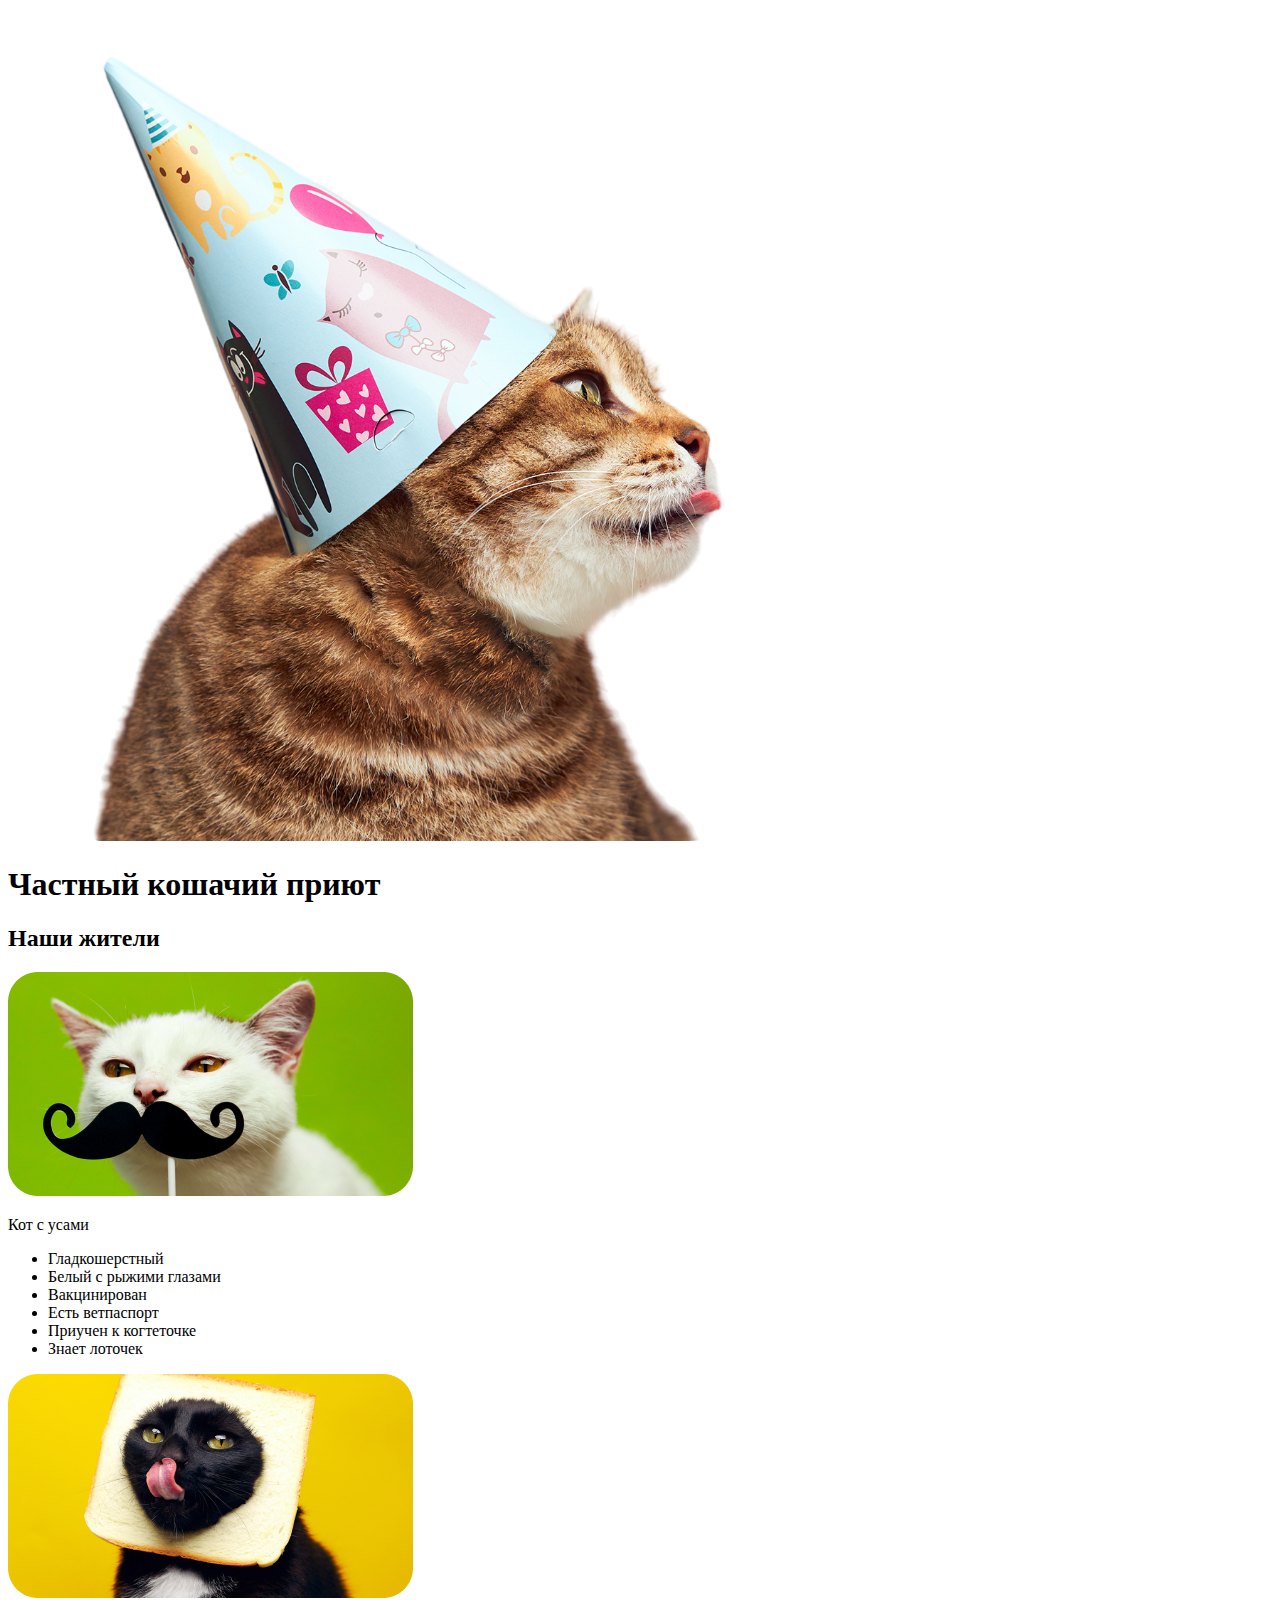
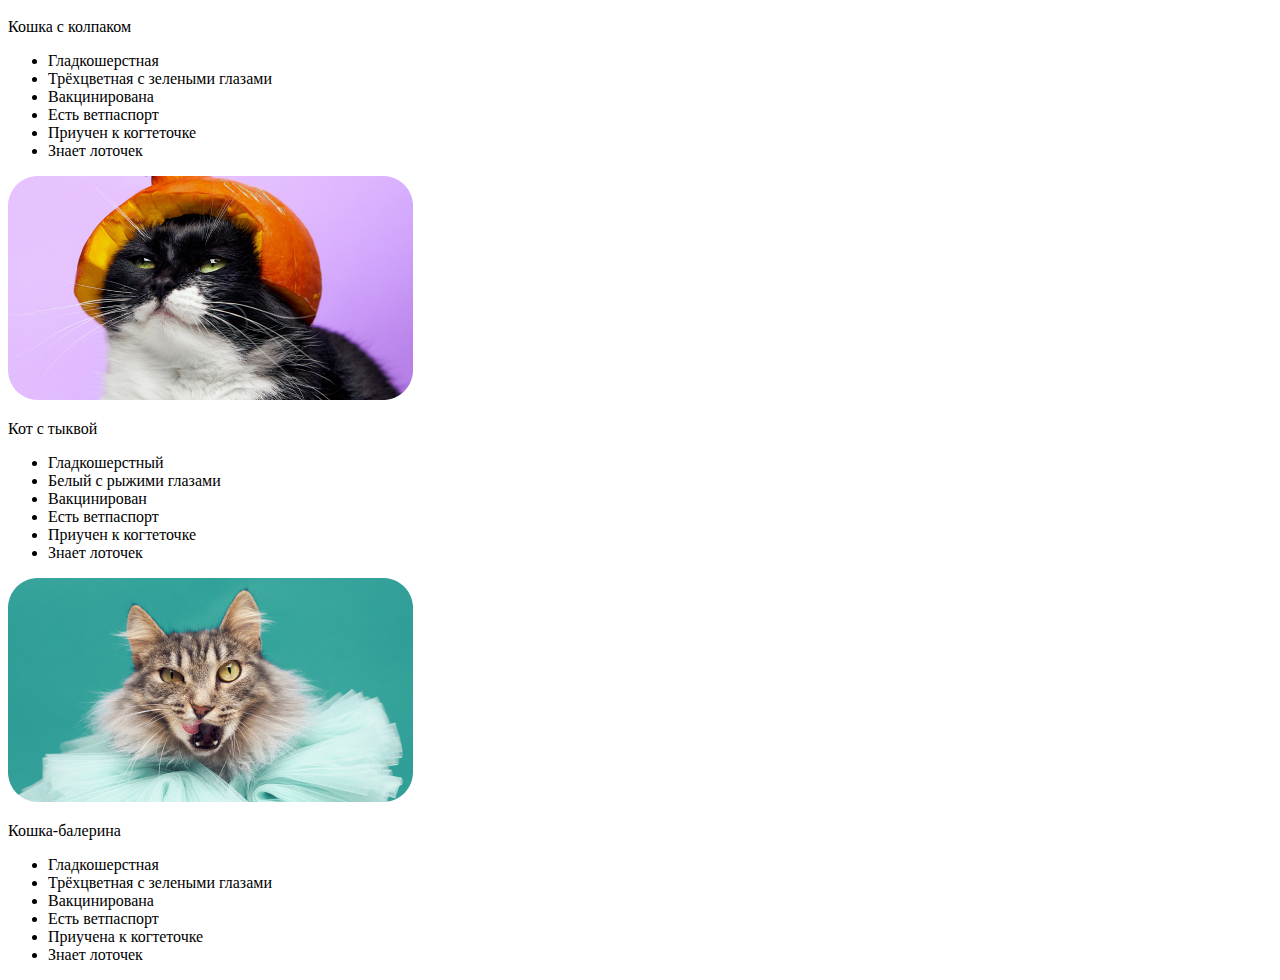
<file: Старт в веб-разработку/2.Поработаем с разметкой сайта/cats/index.html>
<!DOCTYPE html>
<html lang="ru">
<head>
  <meta charset="UTF-8">
  <meta http-equiv="X-UA-Compatible" content="IE=edge">
  <meta name="viewport" content="width=device-width, initial-scale=1.0">
  <title>Частный кошачий приют</title>
</head>
<body>
  <div class="container">
    <div class="main">
      <img src="img/photo.png" alt="Кошка">
      <h1>Частный кошачий приют</h1>
    </div>
    <div class="box">
      <h2>Наши жители</h2>
      <div class="grid">
        <div class="col">
          <div class="thumb">
            <img src="img/cats/01.png" alt="Кот с усами">
          </div>
          <p>Кот с усами</p>
          <ul>
            <li>Гладкошерстный</li>
            <li>Белый с рыжими глазами</li>
            <li>Вакцинирован</li>
            <li>Есть ветпаспорт</li>
            <li>Приучен к когтеточке</li>
            <li>Знает лоточек</li>
          </ul>
        </div>
        <div class="col">
          <div class="thumb">
            <img src="img/cats/02.png" alt="Кошка с колпаком">
          </div>
          <p>Кошка с колпаком</p>
          <ul>
            <li>Гладкошерстная</li>
            <li>Трёхцветная с зелеными глазами</li>
            <li>Вакцинирована</li>
            <li>Есть ветпаспорт</li>
            <li>Приучен к когтеточке</li>
            <li>Знает лоточек</li>
          </ul>
        </div>
        <div class="col">
          <div class="thumb">
            <img src="img/cats/03.png" alt="Кот с тыквой">
          </div>
          <p>Кот с тыквой</p>
          <ul>
            <li>Гладкошерстный</li>
            <li>Белый с рыжими глазами</li>
            <li>Вакцинирован</li>
            <li>Есть ветпаспорт</li>
            <li>Приучен к когтеточке</li>
            <li>Знает лоточек</li>
          </ul>
        </div>
        <div class="col">
          <div class="thumb">
            <img src="img/cats/04.png" alt="Кошка-балерина">
          </div>
          <p>Кошка-балерина</p>
          <ul>
            <li>Гладкошерстная</li>
            <li>Трёхцветная с зелеными глазами</li>
            <li>Вакцинирована</li>
            <li>Есть ветпаспорт</li>
            <li>Приучена к когтеточке</li>
            <li>Знает лоточек</li>
          </ul>
        </div>
      </div>
    </div>
  </div>
</body>
</html>
</file>
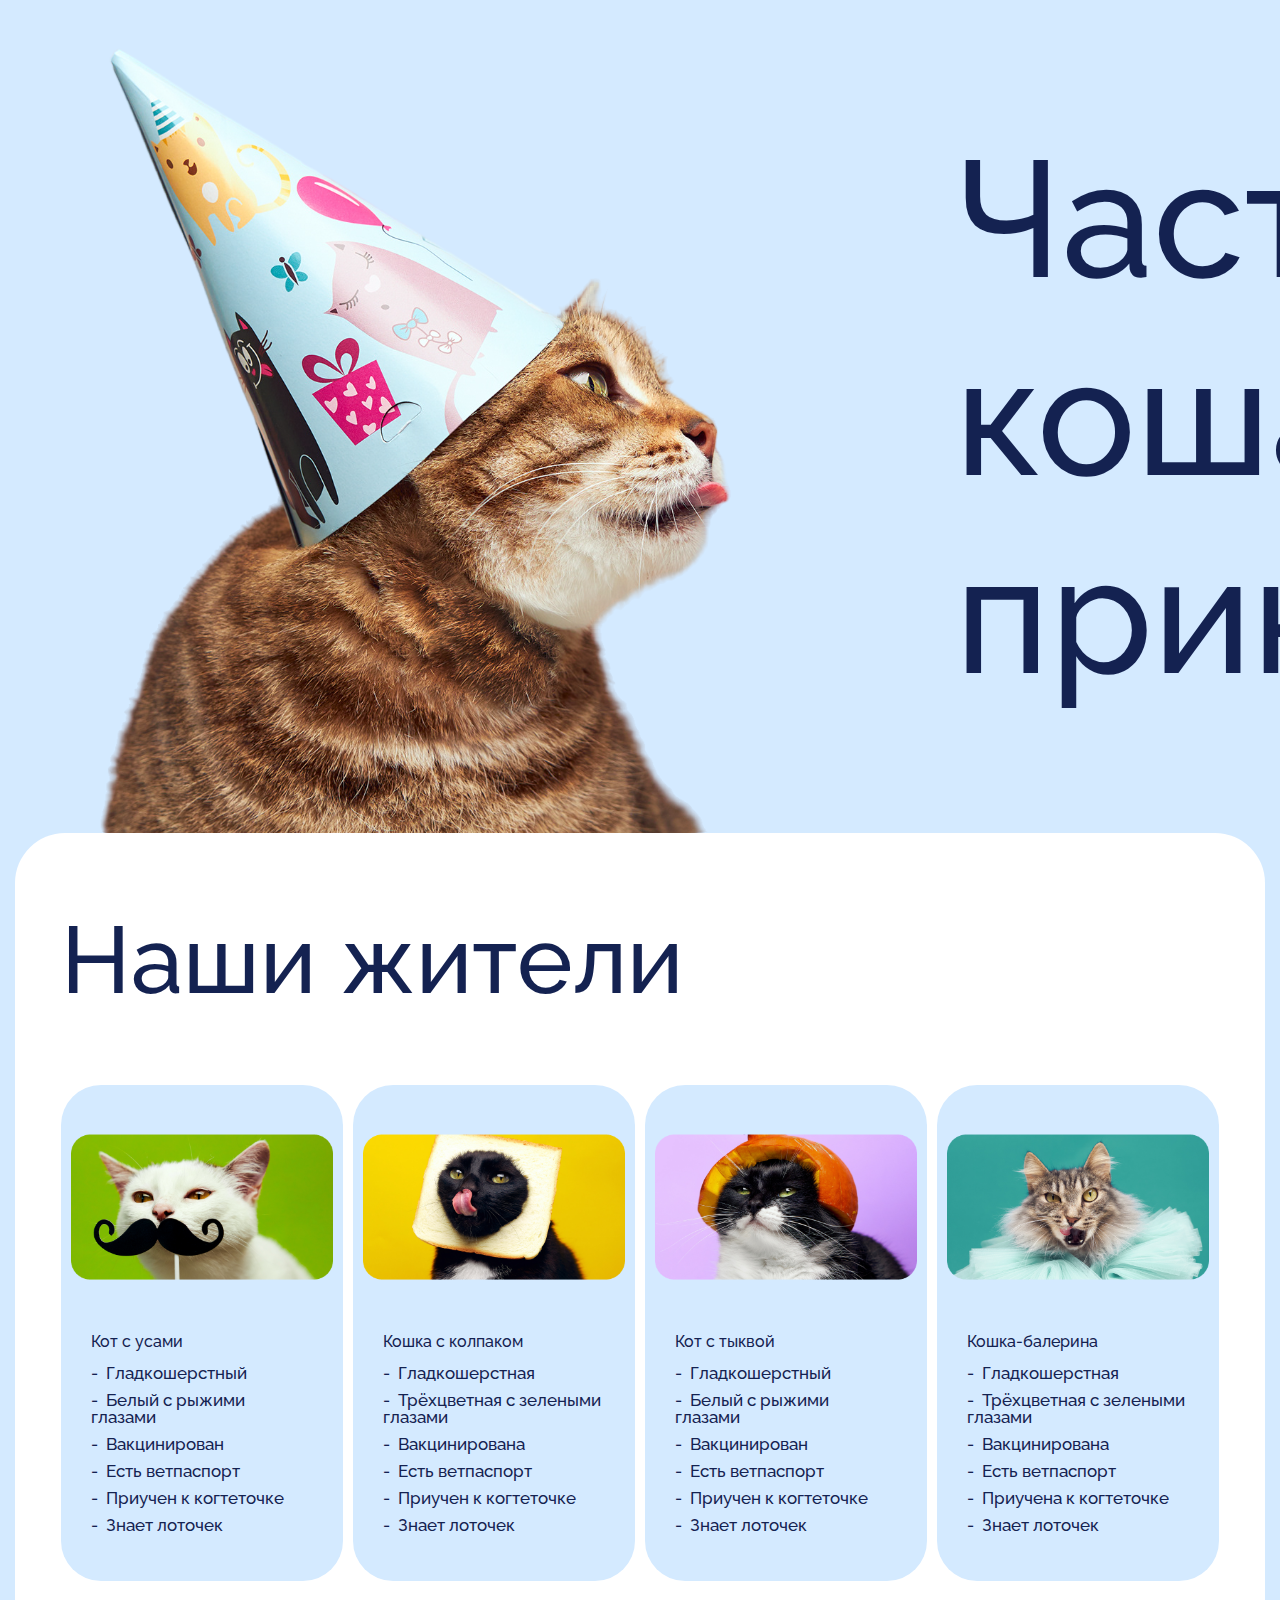
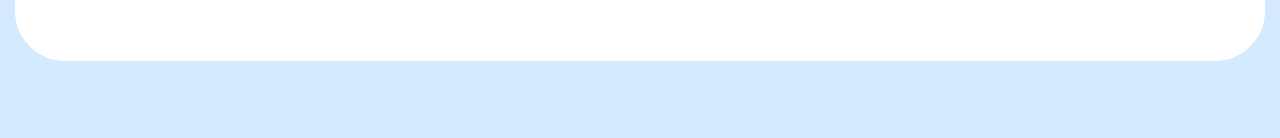
<file: Старт в веб-разработку/3.Стилизуем сайт/cats/index.html>
<!DOCTYPE html>
<html lang="ru">
<head>
  <meta charset="UTF-8">
  <meta http-equiv="X-UA-Compatible" content="IE=edge">
  <meta name="viewport" content="width=device-width, initial-scale=1.0">
  <title>Частный кошачий приют</title>
  <link rel="stylesheet" href="css/style.css">
</head>
<body>
  <div class="container">
    <div class="main">
      <img src="img/photo.png" alt="Кошка">
      <h1>Частный кошачий приют</h1>
    </div>
    <div class="box">
      <h2>Наши жители</h2>
      <div class="grid">
        <div class="col">
          <div class="thumb">
            <img src="img/cats/01.png" alt="Кот с усами">
          </div>
          <p>Кот с усами</p>
          <ul>
            <li>Гладкошерстный</li>
            <li>Белый с рыжими глазами</li>
            <li>Вакцинирован</li>
            <li>Есть ветпаспорт</li>
            <li>Приучен к когтеточке</li>
            <li>Знает лоточек</li>
          </ul>
        </div>
        <div class="col">
          <div class="thumb">
            <img src="img/cats/02.png" alt="Кошка с колпаком">
          </div>
          <p>Кошка с колпаком</p>
          <ul>
            <li>Гладкошерстная</li>
            <li>Трёхцветная с зелеными глазами</li>
            <li>Вакцинирована</li>
            <li>Есть ветпаспорт</li>
            <li>Приучен к когтеточке</li>
            <li>Знает лоточек</li>
          </ul>
        </div>
        <div class="col">
          <div class="thumb">
            <img src="img/cats/03.png" alt="Кот с тыквой">
          </div>
          <p>Кот с тыквой</p>
          <ul>
            <li>Гладкошерстный</li>
            <li>Белый с рыжими глазами</li>
            <li>Вакцинирован</li>
            <li>Есть ветпаспорт</li>
            <li>Приучен к когтеточке</li>
            <li>Знает лоточек</li>
          </ul>
        </div>
        <div class="col">
          <div class="thumb">
            <img src="img/cats/04.png" alt="Кошка-балерина">
          </div>
          <p>Кошка-балерина</p>
          <ul>
            <li>Гладкошерстная</li>
            <li>Трёхцветная с зелеными глазами</li>
            <li>Вакцинирована</li>
            <li>Есть ветпаспорт</li>
            <li>Приучена к когтеточке</li>
            <li>Знает лоточек</li>
          </ul>
        </div>
      </div>
    </div>
  </div>
</body>
</html>
</file>
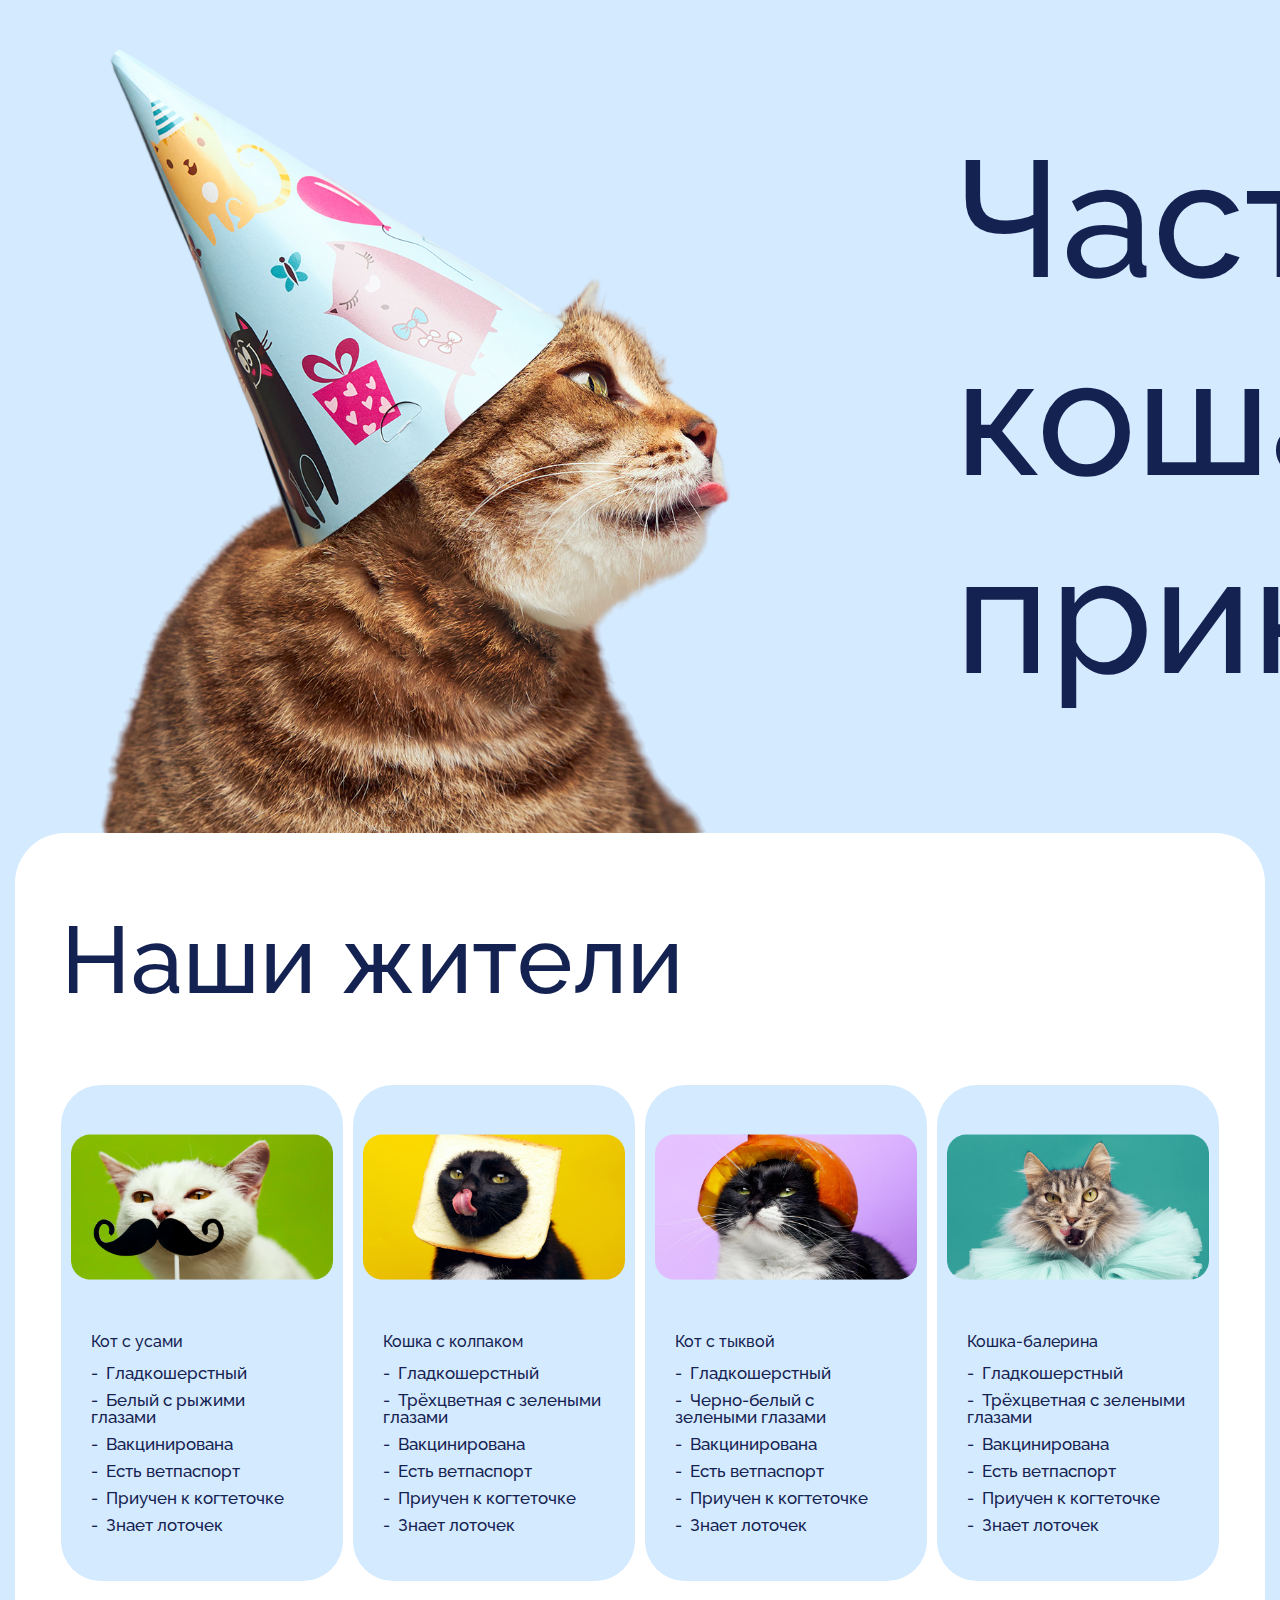
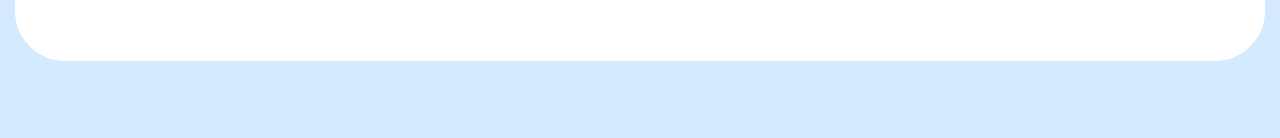
<file: Старт в веб-разработку/4.Добавим скрипты/cats/index.html>
<!DOCTYPE html>
<html lang="ru">
<head>
  <meta charset="UTF-8">
  <meta http-equiv="X-UA-Compatible" content="IE=edge">
  <meta name="viewport" content="width=device-width, initial-scale=1.0">
  <title>Частный кошачий приют</title>
  <link rel="stylesheet" href="css/style.css">
</head>
<body>
  <div class="container">
    <div class="main">
      <img src="img/photo.png" alt="Кошка">
      <h1>Частный кошачий приют</h1>
    </div>
    <div class="box">
      <h2>Наши жители</h2>
      <div class="grid">
        <div class="col">
          <div class="thumb">
            <img src="" alt="">
          </div>
          <!-- <p id="name-cat-1">Кот с усами</p> -->
          <p id="name-cat-1"></p>
          <!-- <ul> Список в js
            <li>Гладкошерстный</li>
            <li>Белый с рыжими глазами</li>
            <li>Вакцинирован</li>
            <li>Есть ветпаспорт</li>
            <li>Приучен к когтеточке</li>
            <li>Знает лоточек</li>
          </ul> -->
        </div>
        <div class="col">
          <div class="thumb">
            <img src="" alt="">
          </div>
          <!-- <p id="name-cat-2">Кошка с колпаком</p> -->
          <p id="name-cat-2"></p>
          <!-- <ul> Список в js
            <li>Гладкошерстная</li>
            <li>Трёхцветная с зелеными глазами</li>
            <li>Вакцинирована</li>
            <li>Есть ветпаспорт</li>
            <li>Приучен к когтеточке</li>
            <li>Знает лоточек</li>
          </ul> -->
        </div>
        <div class="col">
          <div class="thumb">
            <img src="" alt="">
          </div>
          <!-- <p id="name-cat-3">Кот с тыквой</p> -->
          <p id="name-cat-3"></p>
          <!-- <ul> Список в js
            <li>Гладкошерстный</li>
            <li>Белый с рыжими глазами</li>
            <li>Вакцинирован</li>
            <li>Есть ветпаспорт</li>
            <li>Приучен к когтеточке</li>
            <li>Знает лоточек</li>
          </ul> -->
        </div>
        <div class="col">
          <div class="thumb">
            <img src="" alt="">
          </div>
          <!-- <p id="name-cat-4">Кошка-балерина</p> -->
          <p id="name-cat-4"></p>
          <!-- <ul> Список в js
            <li>Гладкошерстная</li>
            <li>Трёхцветная с зелеными глазами</li>
            <li>Вакцинирована</li>
            <li>Есть ветпаспорт</li>
            <li>Приучена к когтеточке</li>
            <li>Знает лоточек</li>
          </ul> -->
        </div>
      </div>
    </div>
  </div>

  <script src="js/script.js"></script>
</body>
</html>
</file>
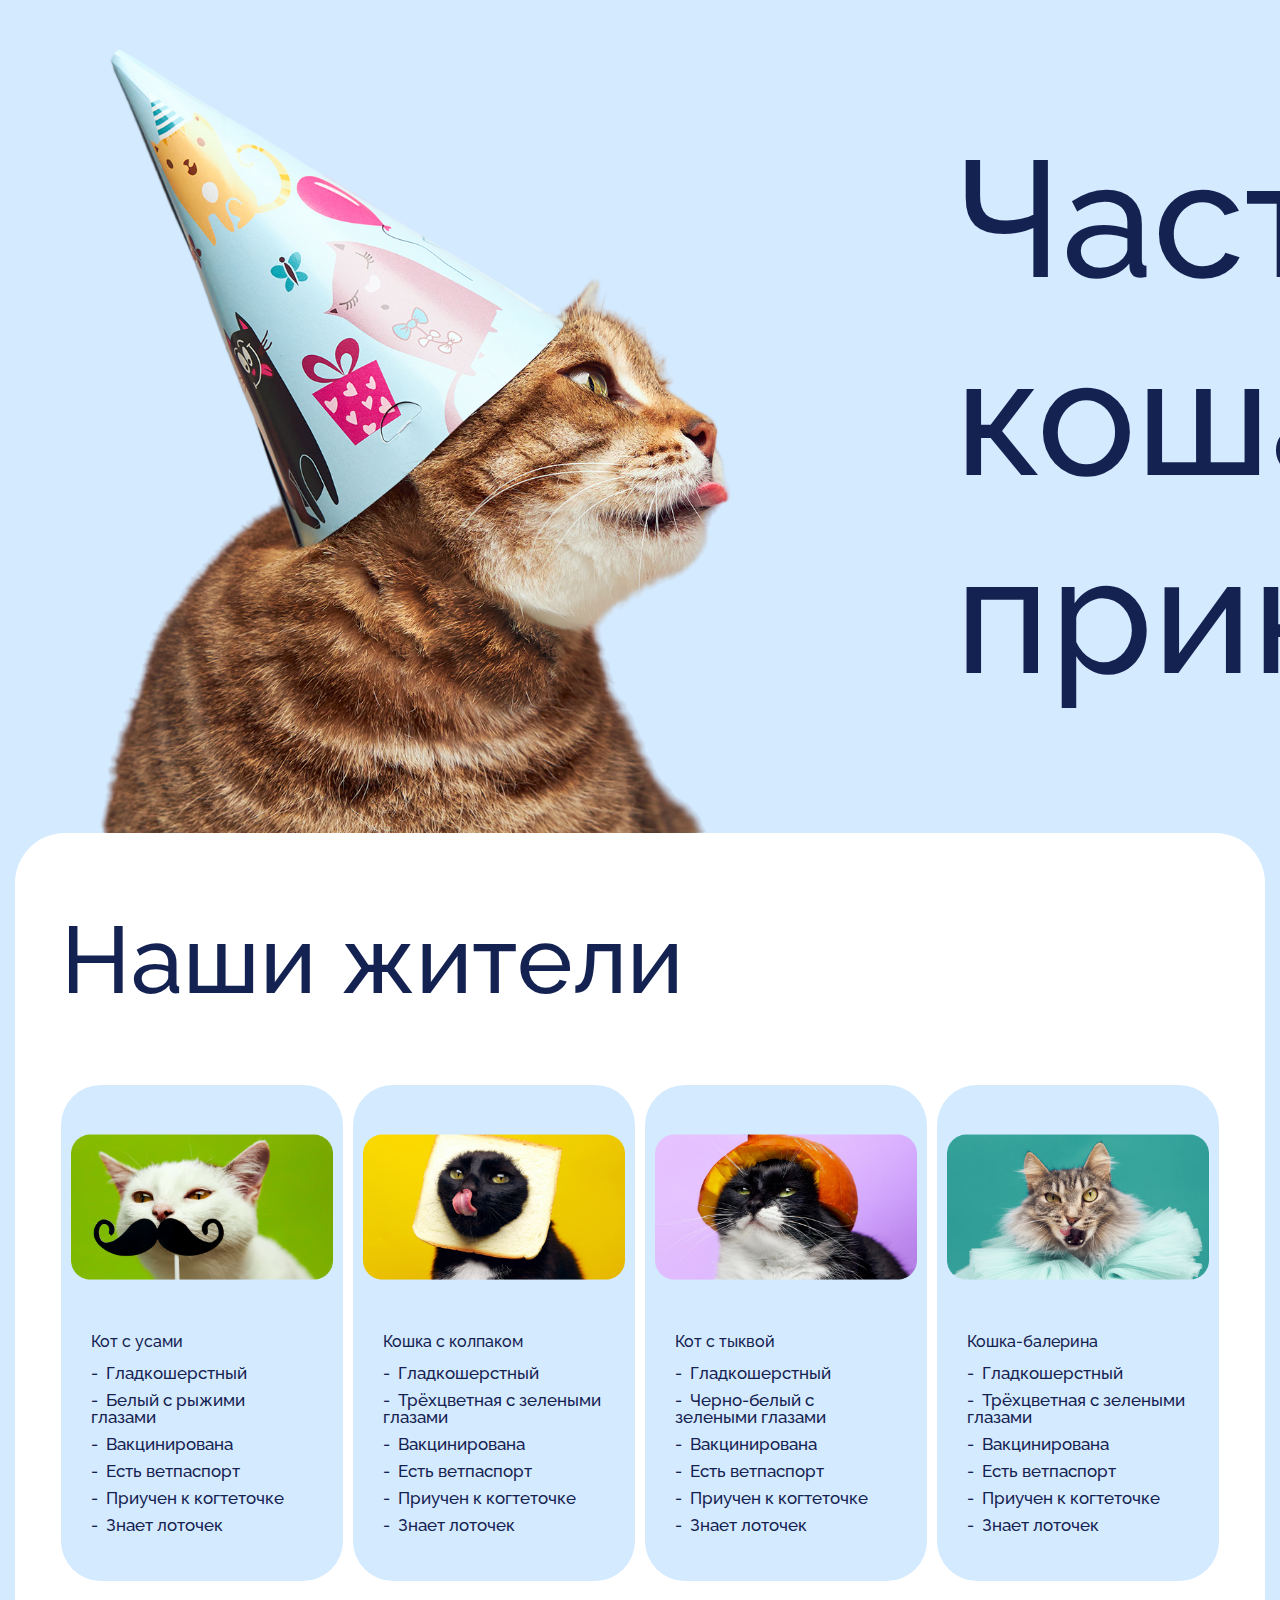
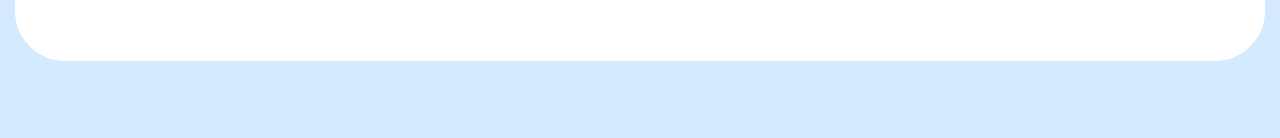
<file: Старт в веб-разработку/4.Добавим скрипты/4.Добавим скрипты/cats/index.html>
<!DOCTYPE html>
<html lang="ru">
<head>
  <meta charset="UTF-8">
  <meta http-equiv="X-UA-Compatible" content="IE=edge">
  <meta name="viewport" content="width=device-width, initial-scale=1.0">
  <title>Частный кошачий приют</title>
  <link rel="stylesheet" href="css/style.css">
</head>
<body>
  <div class="container">
    <div class="main">
      <img src="img/photo.png" alt="Кошка">
      <h1>Частный кошачий приют</h1>
    </div>
    <div class="box">
      <h2>Наши жители</h2>
      <div class="grid">
        <div class="col">
          <div class="thumb">
            <img src="" alt="">
          </div>
          <p id="name-cat-1"></p>
          <!-- <ul> Список в js
            <li>Гладкошерстный</li>
            <li>Белый с рыжими глазами</li>
            <li>Вакцинирован</li>
            <li>Есть ветпаспорт</li>
            <li>Приучен к когтеточке</li>
            <li>Знает лоточек</li>
          </ul> -->
        </div>
        <div class="col">
          <div class="thumb">
            <img src="" alt="">
          </div>
          <p id="name-cat-2"></p>
          <!-- <ul> Список в js
            <li>Гладкошерстная</li>
            <li>Трёхцветная с зелеными глазами</li>
            <li>Вакцинирована</li>
            <li>Есть ветпаспорт</li>
            <li>Приучен к когтеточке</li>
            <li>Знает лоточек</li>
          </ul> -->
        </div>
        <div class="col">
          <div class="thumb">
            <img src="" alt="">
          </div>
          <p id="name-cat-3"></p>
          <!-- <ul> Список в js
            <li>Гладкошерстный</li>
            <li>Белый с рыжими глазами</li>
            <li>Вакцинирован</li>
            <li>Есть ветпаспорт</li>
            <li>Приучен к когтеточке</li>
            <li>Знает лоточек</li>
          </ul> -->
        </div>
        <div class="col">
          <div class="thumb">
            <img src="" alt="">
          </div>
          <p id="name-cat-4"></p>
          <!-- <ul> Список в js
            <li>Гладкошерстная</li>
            <li>Трёхцветная с зелеными глазами</li>
            <li>Вакцинирована</li>
            <li>Есть ветпаспорт</li>
            <li>Приучена к когтеточке</li>
            <li>Знает лоточек</li>
          </ul> -->
        </div>
      </div>
    </div>
  </div>

  <script src="js/script.js"></script>
</body>
</html>
</file>
<file: Старт в веб-разработку/3.Стилизуем сайт/cats/css/style.css>
@import url('https://fonts.googleapis.com/css2?family=Raleway:wght@500&display=swap');

body {
  margin: 0;
  padding-bottom: 77px;
  font-weight: 500;
  font-family: 'Raleway', sans-serif;
  color: #142251;
  background-color: #d4eaff;
}

.container {
  margin: 0 auto;
  padding: 0 15px;
  max-width: 1822px;
}

.main {
  display: flex;
  align-items: center;
  gap: 87px;
}

.main h1 {
  font-size: 165px;
  font-weight: 500;
  line-height: 1.2;
}

.box {
  padding: 80px 46px;
  border-radius: 50px;
  background-color: #fff;
}

.box h2 {
  margin-top: 0;
  font-size: 94px;
  font-weight: 500;
  line-height: 1;
}

.grid {
  display: grid;
  grid-template-columns: repeat(4, 1fr);
  gap: 10px;
}

.thumb {
  position: relative;
  overflow: hidden;
  border-radius: 30px;
  width: 100%;
  height: 224px;
}

.thumb img {
  position: absolute;
  top: 50%;
  left: 50%;
  width: 100%;
  height: auto;
  transform: translate(-50%, -50%);
  object-fit: cover;
}

.col {
  padding: 10px 10px 37px 10px;
  border-radius: 40px;
  background-color: #d4eaff;
}

.col p {
  padding: 0 20px;
  font-style: 34px;
  line-height: .9;
}

.col ul {
  margin: 0;
  padding: 0 20px;
  font-size: 17px;
  line-height: 1;
  list-style-type: none;
}

.col li {
  margin-bottom: 10px;
}

.col li:before {
  content: "-";
  margin-right: 8px;
}
</file>
<file: Старт в веб-разработку/4.Добавим скрипты/cats/css/style.css>
@import url('https://fonts.googleapis.com/css2?family=Raleway:wght@500&display=swap');

body {
  margin: 0;
  padding-bottom: 77px;
  font-weight: 500;
  font-family: 'Raleway', sans-serif;
  color: #142251;
  background-color: #d4eaff;
}

.container {
  margin: 0 auto;
  padding: 0 15px;
  max-width: 1822px;
}

.main {
  display: flex;
  align-items: center;
  gap: 87px;
}

.main h1 {
  font-size: 165px;
  font-weight: 500;
  line-height: 1.2;
}

.box {
  padding: 80px 46px;
  border-radius: 50px;
  background-color: #fff;
}

.box h2 {
  margin-top: 0;
  font-size: 94px;
  font-weight: 500;
  line-height: 1;
}

.grid {
  display: grid;
  grid-template-columns: repeat(4, 1fr);
  gap: 10px;
}

.thumb {
  position: relative;
  overflow: hidden;
  border-radius: 30px;
  width: 100%;
  height: 224px;
}

.thumb img {
  position: absolute;
  top: 50%;
  left: 50%;
  width: 100%;
  height: auto;
  transform: translate(-50%, -50%);
  object-fit: cover;
}

.col {
  padding: 10px 10px 37px 10px;
  border-radius: 40px;
  background-color: #d4eaff;
}

.col p {
  padding: 0 20px;
  font-style: 34px;
  line-height: .9;
}

.col ul {
  margin: 0;
  padding: 0 20px;
  font-size: 17px;
  line-height: 1;
  list-style-type: none;
}

.col li {
  margin-bottom: 10px;
}

.col li:before {
  content: "-";
  margin-right: 8px;
}
</file>
<file: Старт в веб-разработку/4.Добавим скрипты/4.Добавим скрипты/cats/css/style.css>
@import url('https://fonts.googleapis.com/css2?family=Raleway:wght@500&display=swap');

body {
  margin: 0;
  padding-bottom: 77px;
  font-weight: 500;
  font-family: 'Raleway', sans-serif;
  color: #142251;
  background-color: #d4eaff;
}

.container {
  margin: 0 auto;
  padding: 0 15px;
  max-width: 1822px;
}

.main {
  display: flex;
  align-items: center;
  gap: 87px;
}

.main h1 {
  font-size: 165px;
  font-weight: 500;
  line-height: 1.2;
}

.box {
  padding: 80px 46px;
  border-radius: 50px;
  background-color: #fff;
}

.box h2 {
  margin-top: 0;
  font-size: 94px;
  font-weight: 500;
  line-height: 1;
}

.grid {
  display: grid;
  grid-template-columns: repeat(4, 1fr);
  gap: 10px;
}

.thumb {
  position: relative;
  overflow: hidden;
  border-radius: 30px;
  width: 100%;
  height: 224px;
}

.thumb img {
  position: absolute;
  top: 50%;
  left: 50%;
  width: 100%;
  height: auto;
  transform: translate(-50%, -50%);
  object-fit: cover;
}

.col {
  padding: 10px 10px 37px 10px;
  border-radius: 40px;
  background-color: #d4eaff;
}

.col p {
  padding: 0 20px;
  font-style: 34px;
  line-height: .9;
}

.col ul {
  margin: 0;
  padding: 0 20px;
  font-size: 17px;
  line-height: 1;
  list-style-type: none;
}

.col li {
  margin-bottom: 10px;
}

.col li:before {
  content: "-";
  margin-right: 8px;
}
</file>
